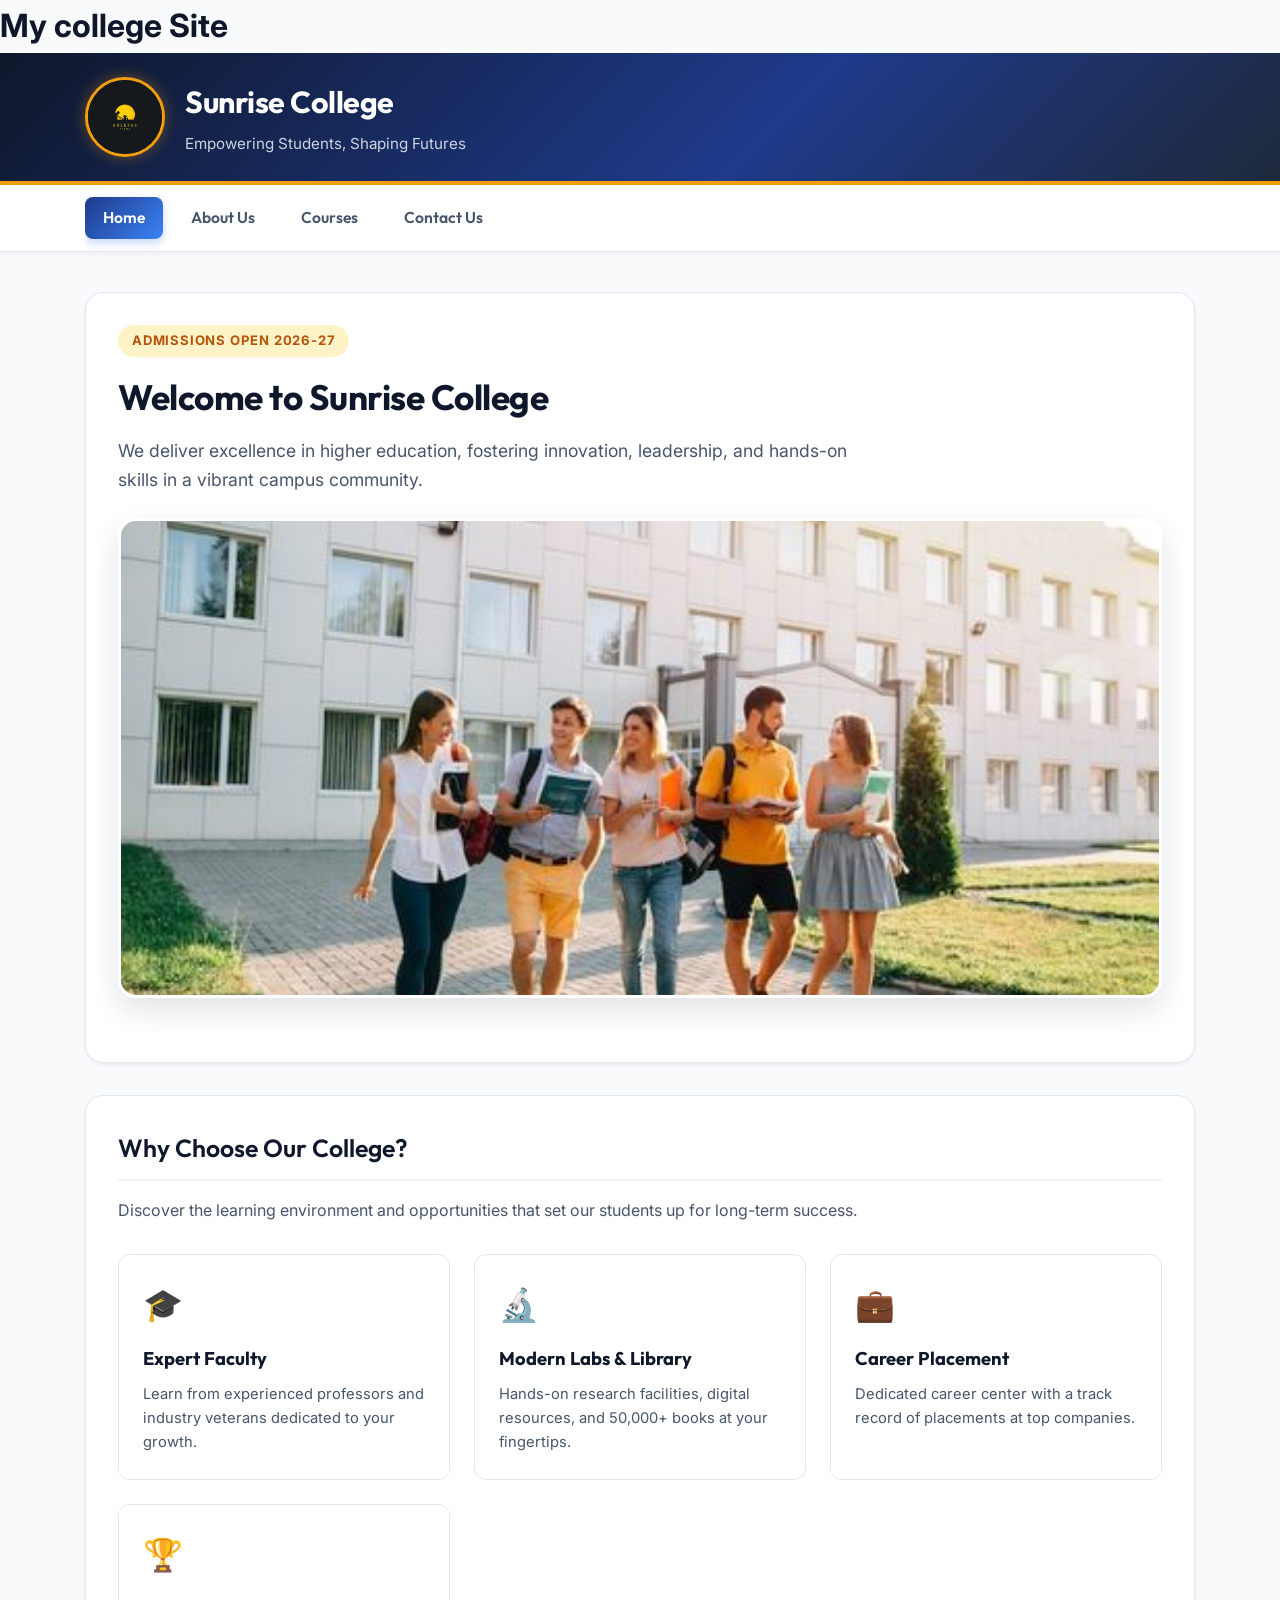
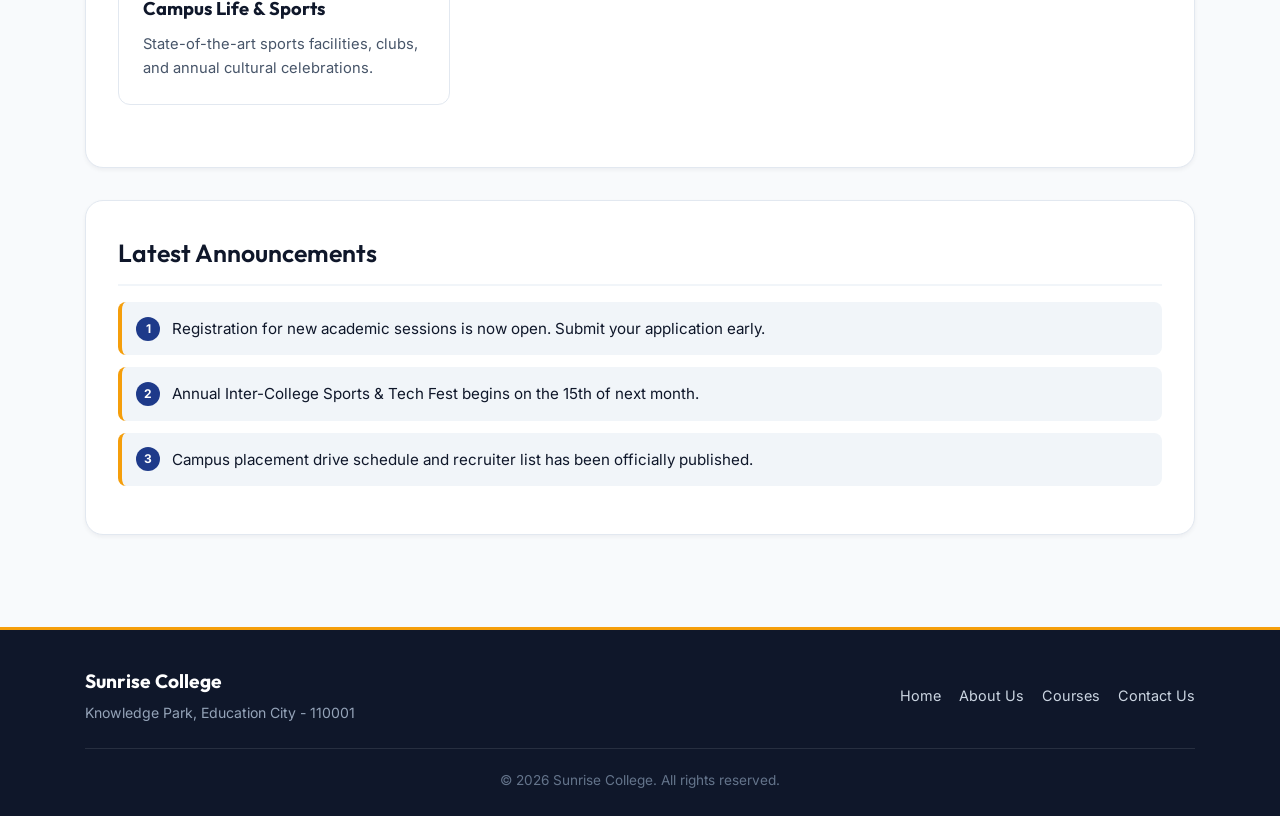
<file: index.html>
<!DOCTYPE html>
<html lang="en">
<head>
    <meta charset="UTF-8">
    <meta name="viewport" content="width=device-width, initial-scale=1.0">
    <title>Home - Sunrise College</title>
    <!-- Google Fonts for Modern Typography -->
    <link rel="preconnect" href="https://fonts.googleapis.com">
    <link rel="preconnect" href="https://fonts.gstatic.com" crossorigin>
    <link href="https://fonts.googleapis.com/css2?family=Inter:wght@400;500;600&family=Outfit:wght@500;600;700&display=swap" rel="stylesheet">
    <link rel="stylesheet" href="style.css">
</head>
<body>

    <h1>My college Site</h1>

    <!-- Header Section -->
    <header class="site-header">
        <div class="container header-content">
            <img src="images/logo.jpg" alt="Sunrise College Logo" class="site-logo">
            <div class="brand-text">
                <h1>Sunrise College</h1>
                <p>Empowering Students, Shaping Futures</p>
            </div>
        </div>
    </header>

    <!-- Navigation Menu -->
    <nav class="site-nav">
        <div class="container">
            <ul class="nav-links">
                <li><a href="index.html" class="active">Home</a></li>
                <li><a href="about.html">About Us</a></li>
                <li><a href="courses.html">Courses</a></li>
                <li><a href="contact.html">Contact Us</a></li>
            </ul>
        </div>
    </nav>

    <!-- Main Content Area -->
    <main class="main-wrapper">
        <div class="container">
            
            <!-- Hero / Welcome Card -->
            <section class="content-card">
                <span class="section-badge">Admissions Open 2026-27</span>
                <h1 class="page-title">Welcome to Sunrise College</h1>
                <p class="page-lead">We deliver excellence in higher education, fostering innovation, leadership, and hands-on skills in a vibrant campus community.</p>
                
                <div class="featured-image-frame">
                    <img src="images/campus.jpg" alt="Sunrise College Students on Campus" class="featured-image">
                </div>
            </section>

            <!-- Why Choose Us Grid -->
            <section class="content-card">
                <h2>Why Choose Our College?</h2>
                <p>Discover the learning environment and opportunities that set our students up for long-term success.</p>
                
                <div class="features-grid">
                    <div class="feature-box">
                        <span class="feature-icon">🎓</span>
                        <h4>Expert Faculty</h4>
                        <p>Learn from experienced professors and industry veterans dedicated to your growth.</p>
                    </div>

                    <div class="feature-box">
                        <span class="feature-icon">🔬</span>
                        <h4>Modern Labs & Library</h4>
                        <p>Hands-on research facilities, digital resources, and 50,000+ books at your fingertips.</p>
                    </div>

                    <div class="feature-box">
                        <span class="feature-icon">💼</span>
                        <h4>Career Placement</h4>
                        <p>Dedicated career center with a track record of placements at top companies.</p>
                    </div>

                    <div class="feature-box">
                        <span class="feature-icon">🏆</span>
                        <h4>Campus Life & Sports</h4>
                        <p>State-of-the-art sports facilities, clubs, and annual cultural celebrations.</p>
                    </div>
                </div>
            </section>

            <!-- Announcements & News -->
            <section class="content-card">
                <h2>Latest Announcements</h2>
                <ul class="notice-list">
                    <li>Registration for new academic sessions is now open. Submit your application early.</li>
                    <li>Annual Inter-College Sports & Tech Fest begins on the 15th of next month.</li>
                    <li>Campus placement drive schedule and recruiter list has been officially published.</li>
                </ul>
            </section>

        </div>
    </main>

    <!-- Footer Section -->
    <footer class="site-footer">
        <div class="container">
            <div class="footer-content">
                <div class="footer-brand">
                    <h4>Sunrise College</h4>
                    <p>Knowledge Park, Education City - 110001</p>
                </div>
                <ul class="footer-links">
                    <li><a href="index.html">Home</a></li>
                    <li><a href="about.html">About Us</a></li>
                    <li><a href="courses.html">Courses</a></li>
                    <li><a href="contact.html">Contact Us</a></li>
                </ul>
            </div>
            <div class="footer-bottom">
                <p>&copy; 2026 Sunrise College. All rights reserved.</p>
            </div>
        </div>
    </footer>

    <!-- Interactive Cursor Script -->
    <script src="cursor.js"></script>
</body>
</html>
</file>
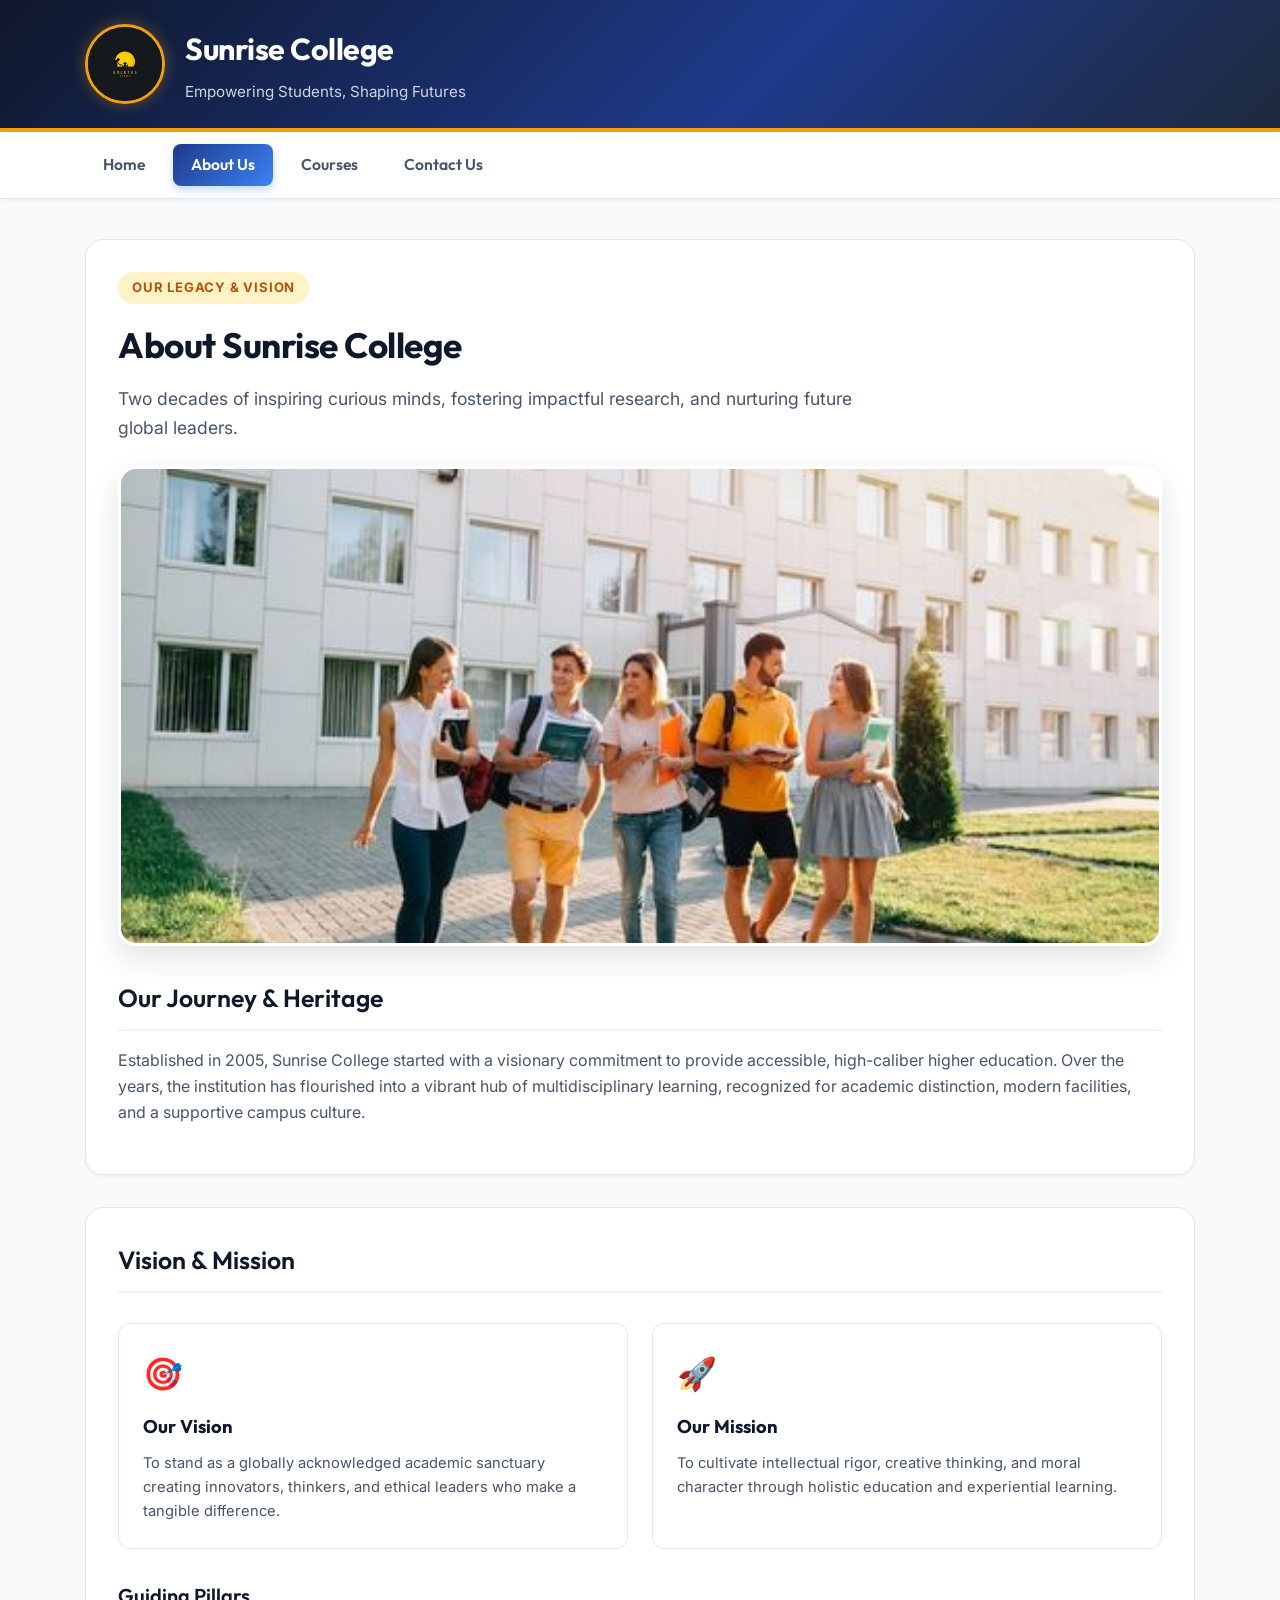
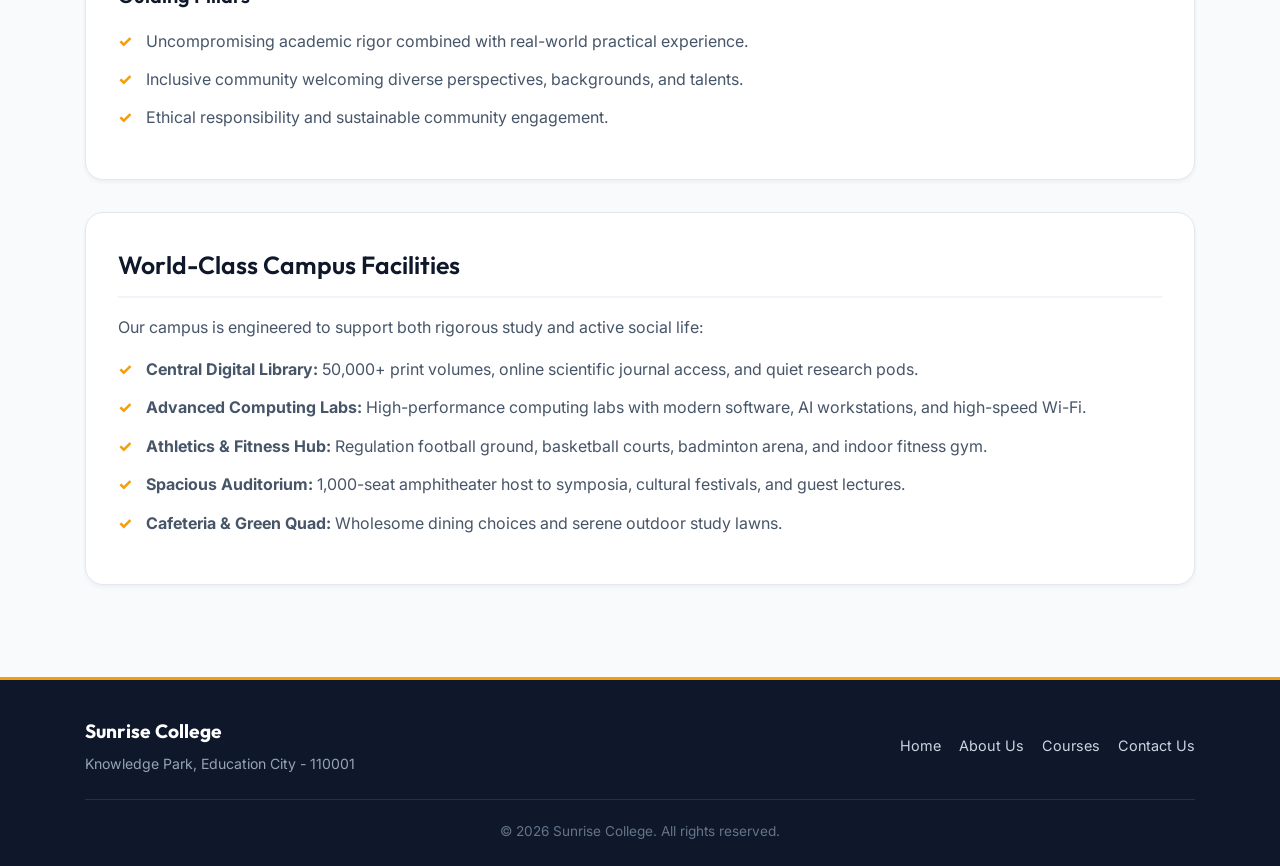
<file: about.html>
<!DOCTYPE html>
<html lang="en">
<head>
    <meta charset="UTF-8">
    <meta name="viewport" content="width=device-width, initial-scale=1.0">
    <title>About Us - Sunrise College</title>
    <!-- Google Fonts for Modern Typography -->
    <link rel="preconnect" href="https://fonts.googleapis.com">
    <link rel="preconnect" href="https://fonts.gstatic.com" crossorigin>
    <link href="https://fonts.googleapis.com/css2?family=Inter:wght@400;500;600&family=Outfit:wght@500;600;700&display=swap" rel="stylesheet">
    <link rel="stylesheet" href="style.css">
</head>
<body>

    <!-- Header Section -->
    <header class="site-header">
        <div class="container header-content">
            <img src="images/logo.jpg" alt="Sunrise College Logo" class="site-logo">
            <div class="brand-text">
                <h1>Sunrise College</h1>
                <p>Empowering Students, Shaping Futures</p>
            </div>
        </div>
    </header>

    <!-- Navigation Menu -->
    <nav class="site-nav">
        <div class="container">
            <ul class="nav-links">
                <li><a href="index.html">Home</a></li>
                <li><a href="about.html" class="active">About Us</a></li>
                <li><a href="courses.html">Courses</a></li>
                <li><a href="contact.html">Contact Us</a></li>
            </ul>
        </div>
    </nav>

    <!-- Main Content Area -->
    <main class="main-wrapper">
        <div class="container">
            
            <!-- About Introduction -->
            <section class="content-card">
                <span class="section-badge">Our Legacy & Vision</span>
                <h1 class="page-title">About Sunrise College</h1>
                <p class="page-lead">Two decades of inspiring curious minds, fostering impactful research, and nurturing future global leaders.</p>

                <div class="featured-image-frame">
                    <img src="images/campus.jpg" alt="Students walking on Sunrise College campus" class="featured-image">
                </div>

                <h2>Our Journey & Heritage</h2>
                <p>Established in 2005, Sunrise College started with a visionary commitment to provide accessible, high-caliber higher education. Over the years, the institution has flourished into a vibrant hub of multidisciplinary learning, recognized for academic distinction, modern facilities, and a supportive campus culture.</p>
            </section>

            <!-- Vision & Mission Grid -->
            <section class="content-card">
                <h2>Vision & Mission</h2>
                
                <div class="features-grid">
                    <div class="feature-box">
                        <span class="feature-icon">🎯</span>
                        <h4>Our Vision</h4>
                        <p>To stand as a globally acknowledged academic sanctuary creating innovators, thinkers, and ethical leaders who make a tangible difference.</p>
                    </div>

                    <div class="feature-box">
                        <span class="feature-icon">🚀</span>
                        <h4>Our Mission</h4>
                        <p>To cultivate intellectual rigor, creative thinking, and moral character through holistic education and experiential learning.</p>
                    </div>
                </div>

                <h3>Guiding Pillars</h3>
                <ul class="styled-list">
                    <li>Uncompromising academic rigor combined with real-world practical experience.</li>
                    <li>Inclusive community welcoming diverse perspectives, backgrounds, and talents.</li>
                    <li>Ethical responsibility and sustainable community engagement.</li>
                </ul>
            </section>

            <!-- Facilities Card -->
            <section class="content-card">
                <h2>World-Class Campus Facilities</h2>
                <p>Our campus is engineered to support both rigorous study and active social life:</p>
                
                <ul class="styled-list">
                    <li><strong>Central Digital Library:</strong> 50,000+ print volumes, online scientific journal access, and quiet research pods.</li>
                    <li><strong>Advanced Computing Labs:</strong> High-performance computing labs with modern software, AI workstations, and high-speed Wi-Fi.</li>
                    <li><strong>Athletics & Fitness Hub:</strong> Regulation football ground, basketball courts, badminton arena, and indoor fitness gym.</li>
                    <li><strong>Spacious Auditorium:</strong> 1,000-seat amphitheater host to symposia, cultural festivals, and guest lectures.</li>
                    <li><strong>Cafeteria & Green Quad:</strong> Wholesome dining choices and serene outdoor study lawns.</li>
                </ul>
            </section>

        </div>
    </main>

    <!-- Footer Section -->
    <footer class="site-footer">
        <div class="container">
            <div class="footer-content">
                <div class="footer-brand">
                    <h4>Sunrise College</h4>
                    <p>Knowledge Park, Education City - 110001</p>
                </div>
                <ul class="footer-links">
                    <li><a href="index.html">Home</a></li>
                    <li><a href="about.html">About Us</a></li>
                    <li><a href="courses.html">Courses</a></li>
                    <li><a href="contact.html">Contact Us</a></li>
                </ul>
            </div>
            <div class="footer-bottom">
                <p>&copy; 2026 Sunrise College. All rights reserved.</p>
            </div>
        </div>
    </footer>

    <!-- Interactive Cursor Script -->
    <script src="cursor.js"></script>
</body>
</html>
</file>
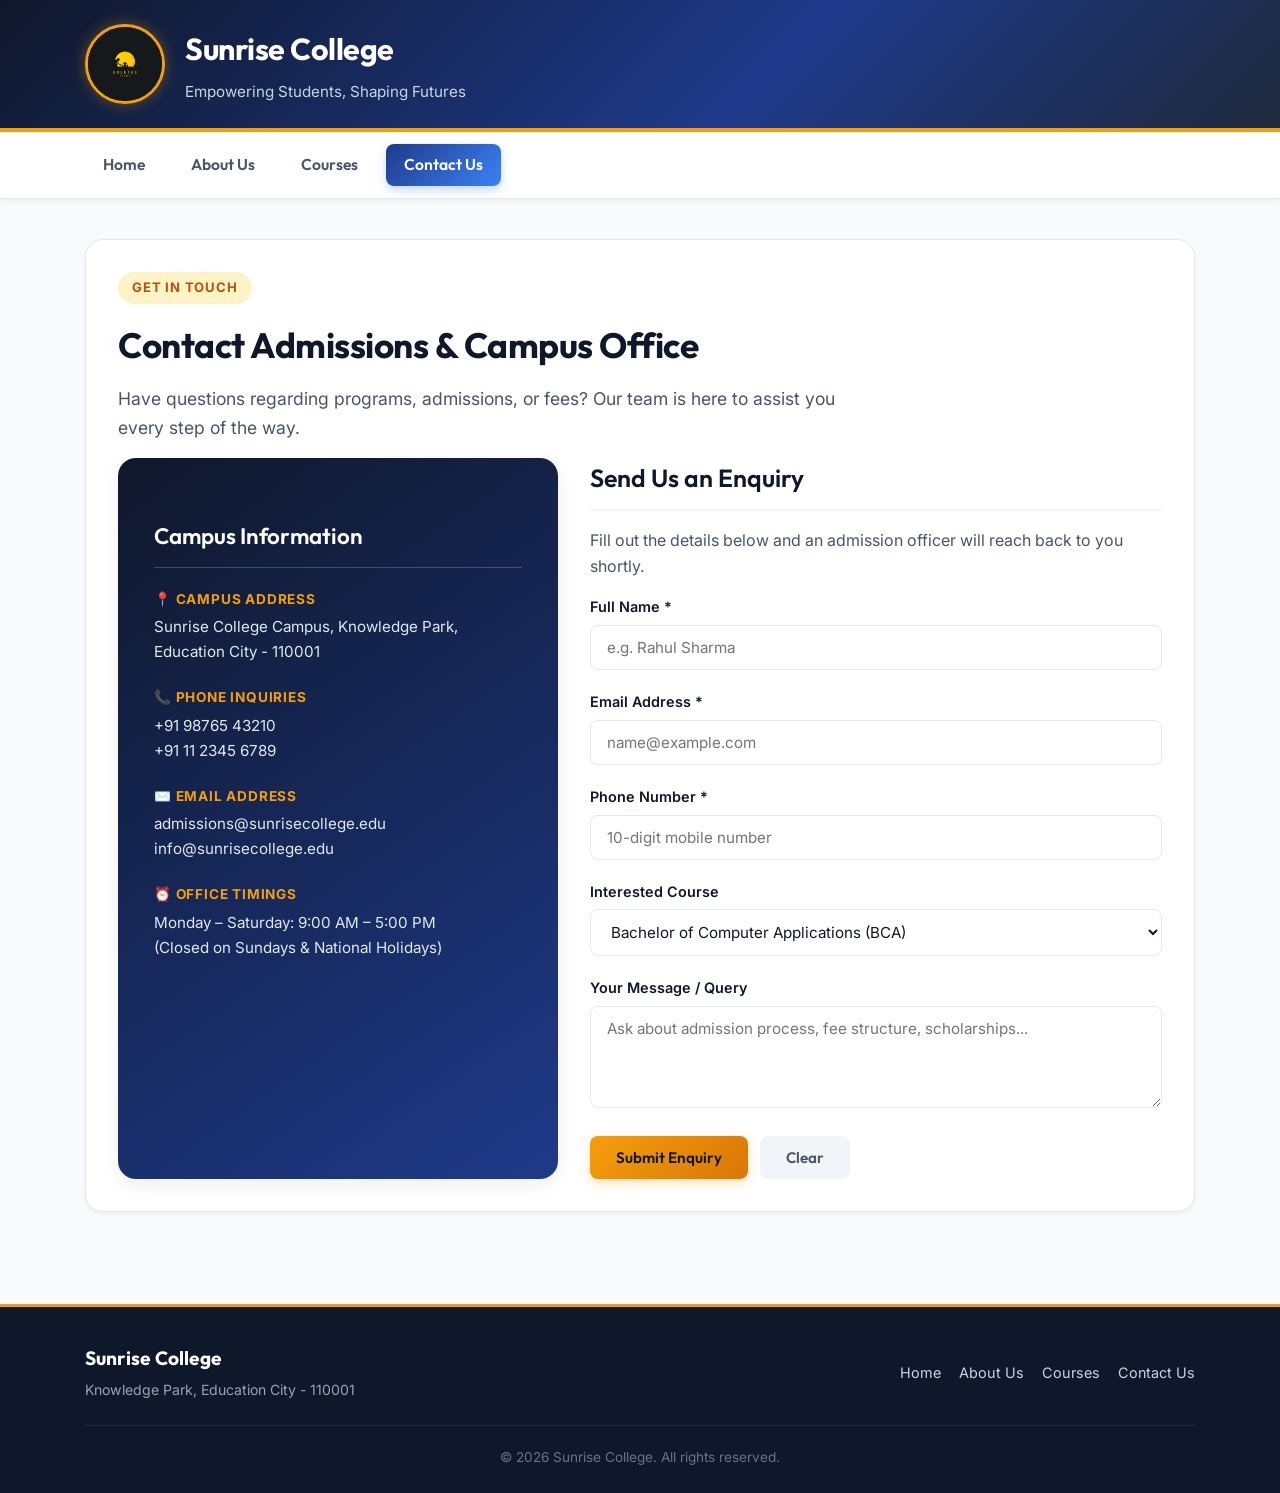
<file: contact.html>
<!DOCTYPE html>
<html lang="en">
<head>
    <meta charset="UTF-8">
    <meta name="viewport" content="width=device-width, initial-scale=1.0">
    <title>Contact Us - Sunrise College</title>
    <!-- Google Fonts for Modern Typography -->
    <link rel="preconnect" href="https://fonts.googleapis.com">
    <link rel="preconnect" href="https://fonts.gstatic.com" crossorigin>
    <link href="https://fonts.googleapis.com/css2?family=Inter:wght@400;500;600&family=Outfit:wght@500;600;700&display=swap" rel="stylesheet">
    <link rel="stylesheet" href="style.css">
</head>
<body>

    <!-- Header Section -->
    <header class="site-header">
        <div class="container header-content">
            <img src="images/logo.jpg" alt="Sunrise College Logo" class="site-logo">
            <div class="brand-text">
                <h1>Sunrise College</h1>
                <p>Empowering Students, Shaping Futures</p>
            </div>
        </div>
    </header>

    <!-- Navigation Menu -->
    <nav class="site-nav">
        <div class="container">
            <ul class="nav-links">
                <li><a href="index.html">Home</a></li>
                <li><a href="about.html">About Us</a></li>
                <li><a href="courses.html">Courses</a></li>
                <li><a href="contact.html" class="active">Contact Us</a></li>
            </ul>
        </div>
    </nav>

    <!-- Main Content Area -->
    <main class="main-wrapper">
        <div class="container">
            
            <section class="content-card">
                <span class="section-badge">Get In Touch</span>
                <h1 class="page-title">Contact Admissions & Campus Office</h1>
                <p class="page-lead">Have questions regarding programs, admissions, or fees? Our team is here to assist you every step of the way.</p>

                <div class="contact-grid">
                    
                    <!-- Left: Contact Information Card -->
                    <div class="contact-info-card">
                        <h3>Campus Information</h3>

                        <div class="info-item">
                            <h4>📍 Campus Address</h4>
                            <p>Sunrise College Campus, Knowledge Park, Education City - 110001</p>
                        </div>

                        <div class="info-item">
                            <h4>📞 Phone Inquiries</h4>
                            <p>+91 98765 43210<br>+91 11 2345 6789</p>
                        </div>

                        <div class="info-item">
                            <h4>✉️ Email Address</h4>
                            <p>admissions@sunrisecollege.edu<br>info@sunrisecollege.edu</p>
                        </div>

                        <div class="info-item">
                            <h4>⏰ Office Timings</h4>
                            <p>Monday – Saturday: 9:00 AM – 5:00 PM<br>(Closed on Sundays & National Holidays)</p>
                        </div>
                    </div>

                    <!-- Right: Admission Enquiry Form -->
                    <div>
                        <h2>Send Us an Enquiry</h2>
                        <p>Fill out the details below and an admission officer will reach back to you shortly.</p>

                        <form action="#" method="get">
                            <div class="form-group">
                                <label for="fullname">Full Name *</label>
                                <input type="text" id="fullname" name="fullname" class="form-control" placeholder="e.g. Rahul Sharma" required>
                            </div>

                            <div class="form-group">
                                <label for="email">Email Address *</label>
                                <input type="email" id="email" name="email" class="form-control" placeholder="name@example.com" required>
                            </div>

                            <div class="form-group">
                                <label for="phone">Phone Number *</label>
                                <input type="tel" id="phone" name="phone" class="form-control" placeholder="10-digit mobile number" required>
                            </div>

                            <div class="form-group">
                                <label for="course">Interested Course</label>
                                <select id="course" name="course" class="form-control">
                                    <option value="bca">Bachelor of Computer Applications (BCA)</option>
                                    <option value="bsc">B.Sc Computer Science</option>
                                    <option value="bba">Bachelor of Business Administration (BBA)</option>
                                    <option value="bcom">Bachelor of Commerce (B.Com)</option>
                                    <option value="ba">Bachelor of Arts (B.A.)</option>
                                    <option value="mca">Master of Computer Applications (MCA)</option>
                                    <option value="mba">Master of Business Administration (MBA)</option>
                                    <option value="mcom">Master of Commerce (M.Com)</option>
                                </select>
                            </div>

                            <div class="form-group">
                                <label for="message">Your Message / Query</label>
                                <textarea id="message" name="message" class="form-control" rows="4" placeholder="Ask about admission process, fee structure, scholarships..."></textarea>
                            </div>

                            <div class="form-actions">
                                <button type="submit" class="btn btn-primary">Submit Enquiry</button>
                                <button type="reset" class="btn btn-secondary">Clear</button>
                            </div>
                        </form>
                    </div>

                </div>
            </section>

        </div>
    </main>

    <!-- Footer Section -->
    <footer class="site-footer">
        <div class="container">
            <div class="footer-content">
                <div class="footer-brand">
                    <h4>Sunrise College</h4>
                    <p>Knowledge Park, Education City - 110001</p>
                </div>
                <ul class="footer-links">
                    <li><a href="index.html">Home</a></li>
                    <li><a href="about.html">About Us</a></li>
                    <li><a href="courses.html">Courses</a></li>
                    <li><a href="contact.html">Contact Us</a></li>
                </ul>
            </div>
            <div class="footer-bottom">
                <p>&copy; 2026 Sunrise College. All rights reserved.</p>
            </div>
        </div>
    </footer>

    <!-- Interactive Cursor Script -->
    <script src="cursor.js"></script>
</body>
</html>
</file>
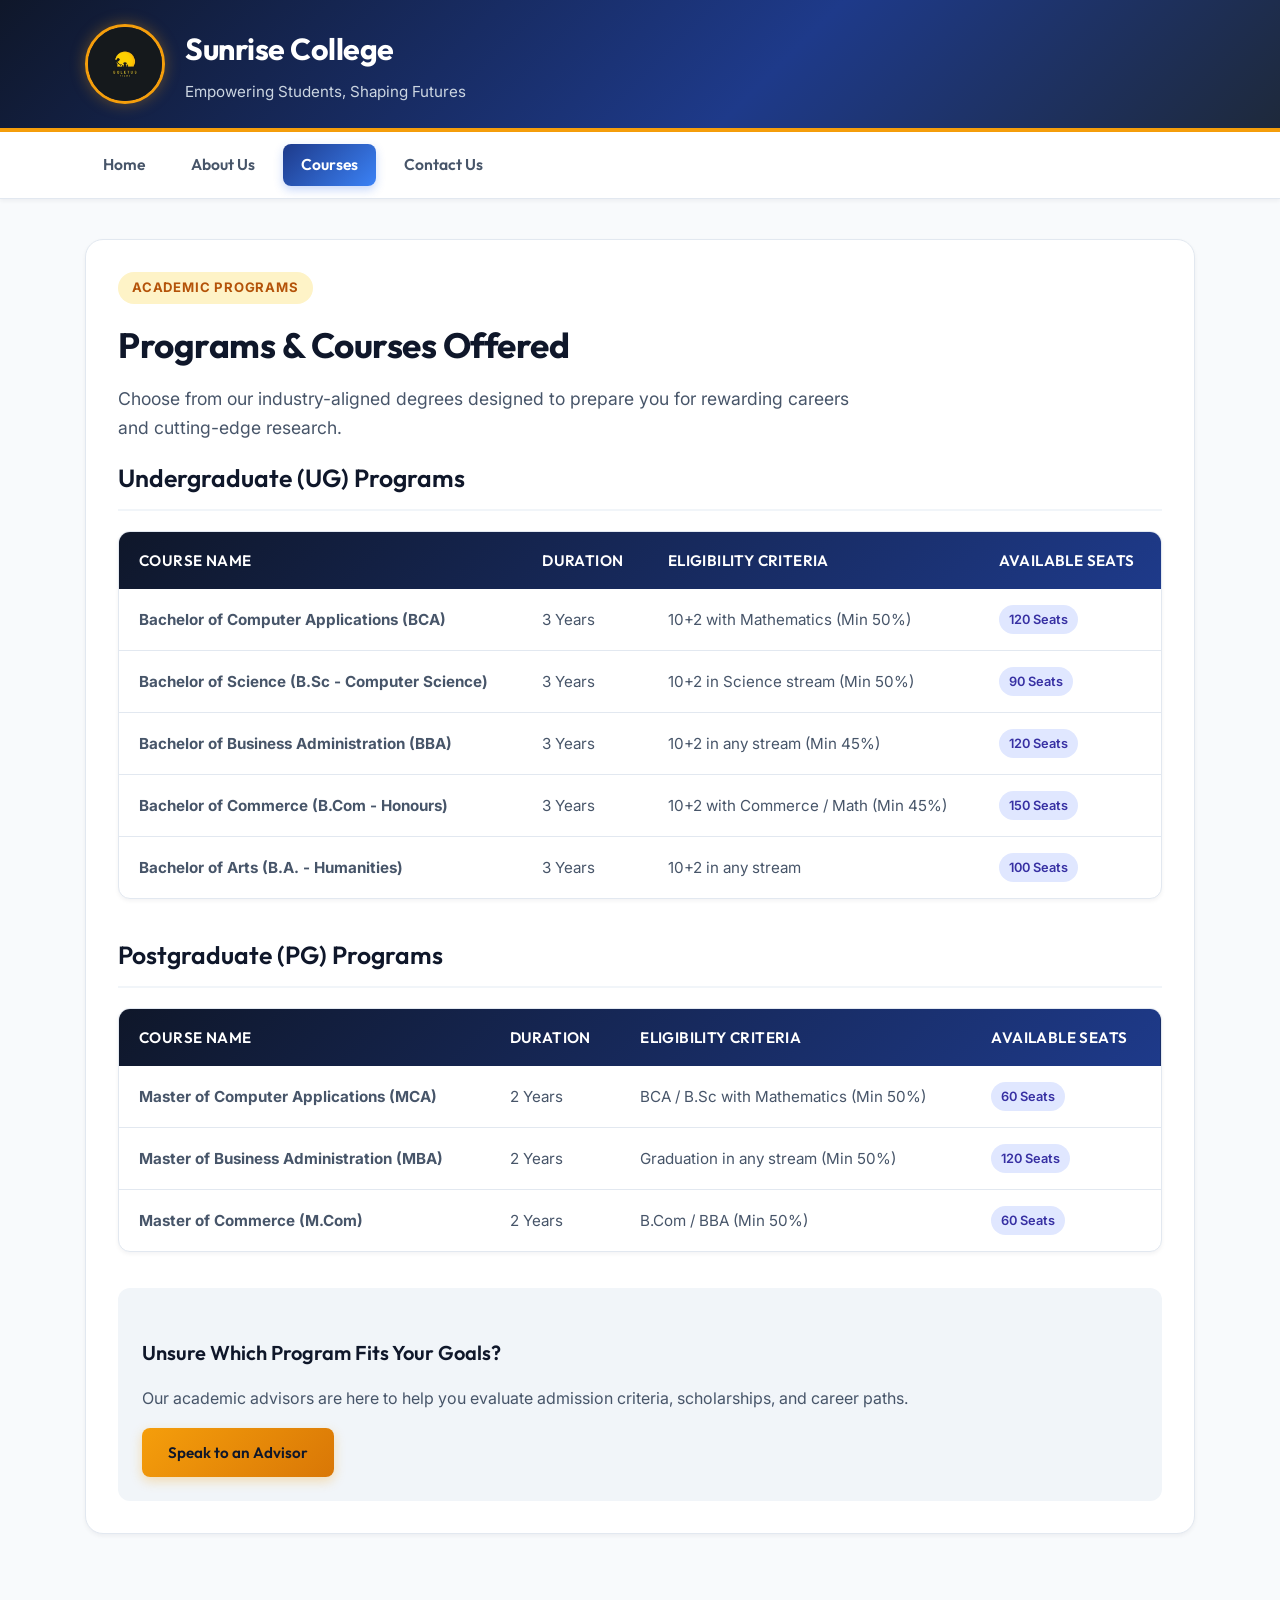
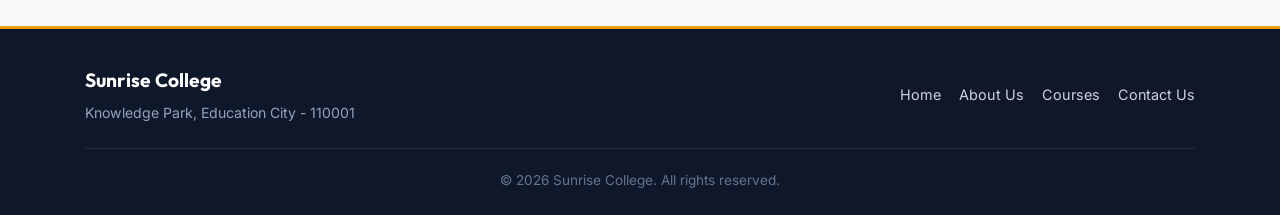
<file: courses.html>
<!DOCTYPE html>
<html lang="en">
<head>
    <meta charset="UTF-8">
    <meta name="viewport" content="width=device-width, initial-scale=1.0">
    <title>Courses - Sunrise College</title>
    <!-- Google Fonts for Modern Typography -->
    <link rel="preconnect" href="https://fonts.googleapis.com">
    <link rel="preconnect" href="https://fonts.gstatic.com" crossorigin>
    <link href="https://fonts.googleapis.com/css2?family=Inter:wght@400;500;600&family=Outfit:wght@500;600;700&display=swap" rel="stylesheet">
    <link rel="stylesheet" href="style.css">
</head>
<body>

    <!-- Header Section -->
    <header class="site-header">
        <div class="container header-content">
            <img src="images/logo.jpg" alt="Sunrise College Logo" class="site-logo">
            <div class="brand-text">
                <h1>Sunrise College</h1>
                <p>Empowering Students, Shaping Futures</p>
            </div>
        </div>
    </header>

    <!-- Navigation Menu -->
    <nav class="site-nav">
        <div class="container">
            <ul class="nav-links">
                <li><a href="index.html">Home</a></li>
                <li><a href="about.html">About Us</a></li>
                <li><a href="courses.html" class="active">Courses</a></li>
                <li><a href="contact.html">Contact Us</a></li>
            </ul>
        </div>
    </nav>

    <!-- Main Content Area -->
    <main class="main-wrapper">
        <div class="container">
            
            <section class="content-card">
                <span class="section-badge">Academic Programs</span>
                <h1 class="page-title">Programs & Courses Offered</h1>
                <p class="page-lead">Choose from our industry-aligned degrees designed to prepare you for rewarding careers and cutting-edge research.</p>

                <h2>Undergraduate (UG) Programs</h2>
                <div class="table-responsive">
                    <table class="modern-table">
                        <thead>
                            <tr>
                                <th>Course Name</th>
                                <th>Duration</th>
                                <th>Eligibility Criteria</th>
                                <th>Available Seats</th>
                            </tr>
                        </thead>
                        <tbody>
                            <tr>
                                <td><strong>Bachelor of Computer Applications (BCA)</strong></td>
                                <td>3 Years</td>
                                <td>10+2 with Mathematics (Min 50%)</td>
                                <td><span class="badge">120 Seats</span></td>
                            </tr>
                            <tr>
                                <td><strong>Bachelor of Science (B.Sc - Computer Science)</strong></td>
                                <td>3 Years</td>
                                <td>10+2 in Science stream (Min 50%)</td>
                                <td><span class="badge">90 Seats</span></td>
                            </tr>
                            <tr>
                                <td><strong>Bachelor of Business Administration (BBA)</strong></td>
                                <td>3 Years</td>
                                <td>10+2 in any stream (Min 45%)</td>
                                <td><span class="badge">120 Seats</span></td>
                            </tr>
                            <tr>
                                <td><strong>Bachelor of Commerce (B.Com - Honours)</strong></td>
                                <td>3 Years</td>
                                <td>10+2 with Commerce / Math (Min 45%)</td>
                                <td><span class="badge">150 Seats</span></td>
                            </tr>
                            <tr>
                                <td><strong>Bachelor of Arts (B.A. - Humanities)</strong></td>
                                <td>3 Years</td>
                                <td>10+2 in any stream</td>
                                <td><span class="badge">100 Seats</span></td>
                            </tr>
                        </tbody>
                    </table>
                </div>

                <h2>Postgraduate (PG) Programs</h2>
                <div class="table-responsive">
                    <table class="modern-table">
                        <thead>
                            <tr>
                                <th>Course Name</th>
                                <th>Duration</th>
                                <th>Eligibility Criteria</th>
                                <th>Available Seats</th>
                            </tr>
                        </thead>
                        <tbody>
                            <tr>
                                <td><strong>Master of Computer Applications (MCA)</strong></td>
                                <td>2 Years</td>
                                <td>BCA / B.Sc with Mathematics (Min 50%)</td>
                                <td><span class="badge">60 Seats</span></td>
                            </tr>
                            <tr>
                                <td><strong>Master of Business Administration (MBA)</strong></td>
                                <td>2 Years</td>
                                <td>Graduation in any stream (Min 50%)</td>
                                <td><span class="badge">120 Seats</span></td>
                            </tr>
                            <tr>
                                <td><strong>Master of Commerce (M.Com)</strong></td>
                                <td>2 Years</td>
                                <td>B.Com / BBA (Min 50%)</td>
                                <td><span class="badge">60 Seats</span></td>
                            </tr>
                        </tbody>
                    </table>
                </div>

                <div style="background-color: var(--bg-alt); padding: 24px; border-radius: var(--radius-md); margin-top: 30px;">
                    <h3>Unsure Which Program Fits Your Goals?</h3>
                    <p>Our academic advisors are here to help you evaluate admission criteria, scholarships, and career paths.</p>
                    <a href="contact.html" class="btn btn-primary">Speak to an Advisor</a>
                </div>
            </section>

        </div>
    </main>

    <!-- Footer Section -->
    <footer class="site-footer">
        <div class="container">
            <div class="footer-content">
                <div class="footer-brand">
                    <h4>Sunrise College</h4>
                    <p>Knowledge Park, Education City - 110001</p>
                </div>
                <ul class="footer-links">
                    <li><a href="index.html">Home</a></li>
                    <li><a href="about.html">About Us</a></li>
                    <li><a href="courses.html">Courses</a></li>
                    <li><a href="contact.html">Contact Us</a></li>
                </ul>
            </div>
            <div class="footer-bottom">
                <p>&copy; 2026 Sunrise College. All rights reserved.</p>
            </div>
        </div>
    </footer>

    <!-- Interactive Cursor Script -->
    <script src="cursor.js"></script>
</body>
</html>
</file>
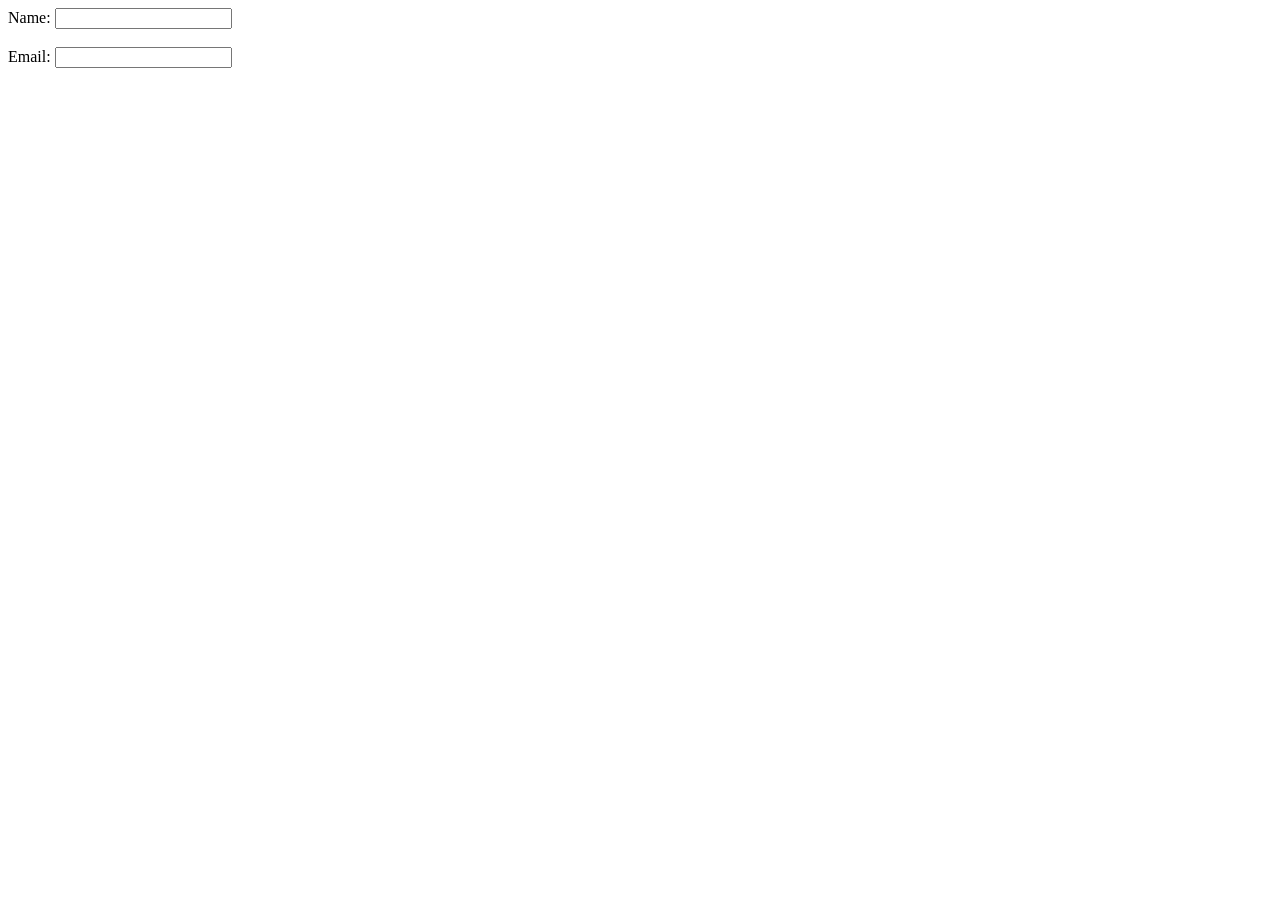
<file: form.html>
<!DOCTYPE html>
<html lang="en">
<head>
    <meta charset="UTF-8">
    <meta name="viewport" content="width=device-width, initial-scale=1.0">
    <title>Document</title>
</head>
<body>
    <form action="submit">
        <label for="name">Name:</label>
        <input type="text" id="name" name="name" required>
        <br><br>
        <label for="email">Email:</label>
        <input type="email" id="email" name="email" required>
        
    </form>
</body>
</html>
</file>
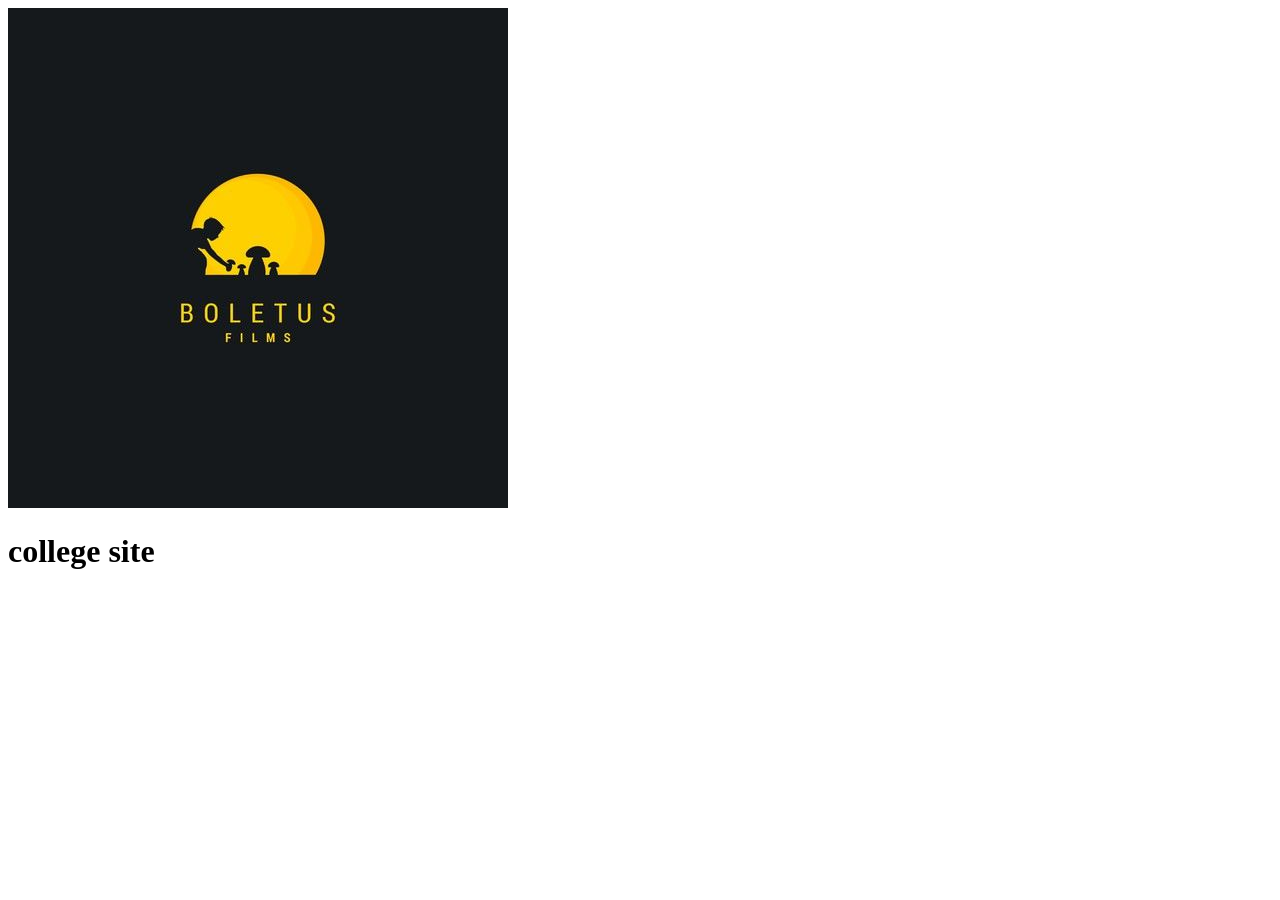
<file: ghchfh.html>
<!DOCTYPE html>
<html lang="en">
<head>
    <meta charset="UTF-8">
    <meta name="viewport" content="width=device-width, initial-scale=1.0">
    <title>Document</title>
</head>
<body>
    <img src="/images/logo.jpg" alt="">
    <h1>college site</h1>
</body>
</html>
</file>
<file: style.css>
/* ==========================================================================
   Sunrise College - Modern Stylesheet
   Color Palette: Deep Midnight Navy, Royal Blue, Amber Gold, and Crisp Slate
   ========================================================================== */

:root {
    --primary: #1e3a8a;          /* Deep Royal Blue */
    --primary-dark: #0f172a;     /* Midnight Slate */
    --primary-light: #3b82f6;    /* Vivid Blue */
    --accent: #f59e0b;           /* Sunrise Gold / Amber */
    --accent-hover: #d97706;     /* Dark Amber */
    --accent-soft: #fef3c7;      /* Warm Amber tint */
    --bg-page: #f8fafc;          /* Light Slate Canvas */
    --bg-card: #ffffff;          /* Pure White Cards */
    --bg-alt: #f1f5f9;           /* Soft Gray-Blue section */
    --text-primary: #0f172a;     /* Dark Charcoal / Slate */
    --text-secondary: #475569;   /* Slate Gray */
    --text-muted: #64748b;       /* Muted Slate */
    --text-light: #ffffff;       /* Pure White */
    --border-color: #e2e8f0;     /* Clean border */
    --border-focus: #3b82f6;     /* Focus outline */
    --shadow-sm: 0 2px 4px rgba(15, 23, 42, 0.05);
    --shadow-md: 0 6px 18px rgba(15, 23, 42, 0.07);
    --shadow-lg: 0 12px 30px rgba(15, 23, 42, 0.12);
    --radius-sm: 8px;
    --radius-md: 12px;
    --radius-lg: 18px;
    --transition: all 0.25s ease-in-out;
    --font-heading: 'Outfit', -apple-system, BlinkMacSystemFont, 'Segoe UI', Roboto, sans-serif;
    --font-body: 'Inter', -apple-system, BlinkMacSystemFont, 'Segoe UI', Roboto, sans-serif;
}

/* Reset & Box Sizing */
* {
    margin: 0;
    padding: 0;
    box-sizing: border-box;
}

html {
    scroll-behavior: smooth;
}

body {
    font-family: var(--font-body);
    color: var(--text-primary);
    background-color: var(--bg-page);
    line-height: 1.65;
    -webkit-font-smoothing: antialiased;
}

/* Container */
.container {
    width: 90%;
    max-width: 1140px;
    margin: 0 auto;
    padding: 0 15px;
}

/* ==========================================================================
   Header & Brand
   ========================================================================== */
.site-header {
    background: linear-gradient(135deg, #0f172a 0%, #1e3a8a 60%, #1e293b 100%);
    color: var(--text-light);
    padding: 24px 0;
    border-bottom: 4px solid var(--accent);
}

.header-content {
    display: flex;
    align-items: center;
    gap: 20px;
}

.site-logo {
    width: 80px;
    height: 80px;
    object-fit: cover;
    border-radius: 50%;
    border: 3px solid var(--accent);
    box-shadow: 0 0 15px rgba(245, 158, 11, 0.35);
    background-color: #000;
}

.brand-text h1 {
    font-family: var(--font-heading);
    font-size: 1.9rem;
    font-weight: 700;
    letter-spacing: -0.5px;
    margin-bottom: 4px;
    color: #ffffff;
}

.brand-text p {
    font-size: 0.95rem;
    color: #cbd5e1;
    font-weight: 400;
}

/* ==========================================================================
   Navigation Bar
   ========================================================================== */
.site-nav {
    background-color: #ffffff;
    box-shadow: var(--shadow-sm);
    position: sticky;
    top: 0;
    z-index: 100;
    border-bottom: 1px solid var(--border-color);
}

.nav-links {
    display: flex;
    list-style: none;
    gap: 10px;
    padding: 12px 0;
    overflow-x: auto;
}

.nav-links li a {
    text-decoration: none;
    font-family: var(--font-heading);
    font-size: 0.98rem;
    font-weight: 600;
    color: var(--text-secondary);
    padding: 8px 18px;
    border-radius: var(--radius-sm);
    transition: background 0.2s ease, color 0.2s ease, box-shadow 0.2s ease;
    display: inline-block;
    will-change: transform;
}

.nav-links li a:hover {
    color: var(--primary);
    background-color: var(--bg-alt);
}

.nav-links li a.active {
    color: var(--text-light);
    background: linear-gradient(135deg, var(--primary) 0%, var(--primary-light) 100%);
    box-shadow: 0 4px 10px rgba(37, 99, 235, 0.25);
}

/* ==========================================================================
   Page Layout & Common Elements
   ========================================================================== */
.main-wrapper {
    padding: 40px 0 60px;
}

.section-badge {
    display: inline-block;
    background-color: var(--accent-soft);
    color: #b45309;
    font-size: 0.82rem;
    font-weight: 700;
    text-transform: uppercase;
    letter-spacing: 0.8px;
    padding: 5px 14px;
    border-radius: 20px;
    margin-bottom: 12px;
    will-change: transform;
    transition: background-color 0.2s ease, transform 0.2s ease;
}

.page-title {
    font-family: var(--font-heading);
    font-size: 2.2rem;
    font-weight: 700;
    color: var(--primary-dark);
    margin-bottom: 10px;
    letter-spacing: -0.5px;
}

.page-lead {
    font-size: 1.1rem;
    color: var(--text-secondary);
    max-width: 750px;
    margin-bottom: 30px;
}

/* Card Styling */
.content-card {
    background-color: var(--bg-card);
    border: 1px solid var(--border-color);
    border-radius: var(--radius-lg);
    padding: 32px;
    margin-bottom: 32px;
    box-shadow: var(--shadow-sm);
    transition: var(--transition);
}

.content-card:hover {
    box-shadow: var(--shadow-md);
}

.content-card h2, 
.content-card h3 {
    font-family: var(--font-heading);
    color: var(--primary-dark);
    margin-bottom: 16px;
    font-weight: 600;
}

.content-card h2 {
    font-size: 1.55rem;
    border-bottom: 2px solid var(--bg-alt);
    padding-bottom: 10px;
}

.content-card h3 {
    font-size: 1.25rem;
    margin-top: 24px;
}

.content-card p {
    color: var(--text-secondary);
    margin-bottom: 16px;
}

/* Image Frames */
.featured-image-frame {
    margin: 24px 0 32px;
    border-radius: var(--radius-lg);
    overflow: hidden;
    box-shadow: var(--shadow-lg);
    border: 3px solid #ffffff;
    max-height: 480px;
}

.featured-image {
    width: 100%;
    height: 100%;
    max-height: 480px;
    object-fit: cover;
    display: block;
    transition: transform 0.4s ease;
}

.featured-image-frame:hover .featured-image {
    transform: scale(1.02);
}

/* ==========================================================================
   Feature Grid & Cards
   ========================================================================== */
.features-grid {
    display: grid;
    grid-template-columns: repeat(auto-fit, minmax(260px, 1fr));
    gap: 24px;
    margin: 30px 0;
}

.feature-box {
    background-color: #ffffff;
    border: 1px solid var(--border-color);
    border-radius: var(--radius-md);
    padding: 24px;
    transition: var(--transition);
    position: relative;
    overflow: hidden;
}

.feature-box::before {
    content: '';
    position: absolute;
    top: 0;
    left: 0;
    width: 100%;
    height: 4px;
    background: linear-gradient(90deg, var(--primary), var(--accent));
    opacity: 0;
    transition: var(--transition);
}

.feature-box:hover {
    transform: translateY(-5px);
    box-shadow: var(--shadow-md);
    border-color: #cbd5e1;
}

.feature-box:hover::before {
    opacity: 1;
}

.feature-icon {
    font-size: 2rem;
    margin-bottom: 12px;
    display: inline-block;
}

.feature-box h4 {
    font-family: var(--font-heading);
    font-size: 1.15rem;
    color: var(--primary-dark);
    margin-bottom: 8px;
}

.feature-box p {
    font-size: 0.92rem;
    color: var(--text-secondary);
    margin-bottom: 0;
}

/* Styled Lists */
.styled-list {
    list-style: none;
    margin: 16px 0;
}

.styled-list li {
    position: relative;
    padding-left: 28px;
    margin-bottom: 12px;
    color: var(--text-secondary);
}

.styled-list li::before {
    content: "✓";
    position: absolute;
    left: 0;
    top: 0;
    color: var(--accent);
    font-weight: 800;
    font-size: 1rem;
}

.notice-list {
    list-style: none;
    counter-reset: notice-counter;
    margin: 16px 0;
}

.notice-list li {
    counter-increment: notice-counter;
    position: relative;
    padding: 14px 16px 14px 50px;
    background-color: var(--bg-alt);
    border-left: 4px solid var(--accent);
    border-radius: var(--radius-sm);
    margin-bottom: 12px;
    font-size: 0.95rem;
    color: var(--text-primary);
}

.notice-list li::before {
    content: counter(notice-counter);
    position: absolute;
    left: 14px;
    top: 50%;
    transform: translateY(-50%);
    background: var(--primary);
    color: #fff;
    width: 24px;
    height: 24px;
    border-radius: 50%;
    display: flex;
    align-items: center;
    justify-content: center;
    font-size: 0.75rem;
    font-weight: 700;
}

/* ==========================================================================
   Table Styles (Courses)
   ========================================================================== */
.table-responsive {
    overflow-x: auto;
    margin: 20px 0 36px;
    border-radius: var(--radius-md);
    box-shadow: var(--shadow-sm);
    border: 1px solid var(--border-color);
    background: #ffffff;
}

.modern-table {
    width: 100%;
    border-collapse: collapse;
    text-align: left;
    font-size: 0.95rem;
}

.modern-table thead {
    background: linear-gradient(135deg, var(--primary-dark) 0%, var(--primary) 100%);
    color: var(--text-light);
}

.modern-table th {
    padding: 16px 20px;
    font-family: var(--font-heading);
    font-weight: 600;
    font-size: 0.95rem;
    letter-spacing: 0.4px;
    text-transform: uppercase;
}

.modern-table td {
    padding: 16px 20px;
    border-bottom: 1px solid var(--border-color);
    color: var(--text-secondary);
}

.modern-table tbody tr:last-child td {
    border-bottom: none;
}

.modern-table tbody tr:hover {
    background-color: #f8fafc;
}

.modern-table .badge {
    display: inline-block;
    padding: 4px 10px;
    border-radius: 20px;
    font-size: 0.8rem;
    font-weight: 600;
    background-color: #e0e7ff;
    color: #3730a3;
}

/* ==========================================================================
   Form Styles (Contact)
   ========================================================================== */
.contact-grid {
    display: grid;
    grid-template-columns: 1fr 1.3fr;
    gap: 32px;
}

.contact-info-card {
    background: linear-gradient(145deg, #0f172a, #1e3a8a);
    color: #ffffff;
    border-radius: var(--radius-lg);
    padding: 36px;
    box-shadow: var(--shadow-md);
}

.contact-info-card h3 {
    font-family: var(--font-heading);
    font-size: 1.4rem;
    margin-bottom: 20px;
    color: #ffffff;
    border-bottom: 1px solid rgba(255, 255, 255, 0.2);
    padding-bottom: 12px;
}

.info-item {
    margin-bottom: 22px;
}

.info-item h4 {
    font-size: 0.85rem;
    text-transform: uppercase;
    color: var(--accent);
    letter-spacing: 0.8px;
    margin-bottom: 4px;
}

.info-item p {
    color: #e2e8f0;
    font-size: 0.95rem;
    margin-bottom: 0;
}

.form-group {
    margin-bottom: 20px;
}

.form-group label {
    display: block;
    font-weight: 600;
    font-size: 0.9rem;
    color: var(--primary-dark);
    margin-bottom: 6px;
}

.form-control {
    width: 100%;
    padding: 12px 16px;
    font-size: 0.95rem;
    font-family: var(--font-body);
    color: var(--text-primary);
    background-color: #ffffff;
    border: 1.5px solid var(--border-color);
    border-radius: var(--radius-sm);
    transition: var(--transition);
    outline: none;
}

.form-control:focus {
    border-color: var(--border-focus);
    box-shadow: 0 0 0 4px rgba(59, 130, 246, 0.15);
}

.form-actions {
    display: flex;
    gap: 12px;
    margin-top: 10px;
}

.btn {
    display: inline-block;
    padding: 12px 26px;
    font-family: var(--font-heading);
    font-size: 0.95rem;
    font-weight: 600;
    border-radius: var(--radius-sm);
    cursor: pointer;
    border: none;
    transition: background 0.2s ease, color 0.2s ease, box-shadow 0.2s ease;
    text-decoration: none;
    will-change: transform;
}

.btn-primary {
    background: linear-gradient(135deg, var(--accent) 0%, var(--accent-hover) 100%);
    color: #0f172a;
    box-shadow: 0 4px 12px rgba(245, 158, 11, 0.3);
}

.btn-primary:hover {
    background: linear-gradient(135deg, #fbbf24 0%, #f59e0b 100%);
    transform: translateY(-2px);
    box-shadow: 0 6px 16px rgba(245, 158, 11, 0.4);
}

.btn-secondary {
    background-color: var(--bg-alt);
    color: var(--text-secondary);
}

.btn-secondary:hover {
    background-color: var(--border-color);
    color: var(--text-primary);
}

/* ==========================================================================
   Footer
   ========================================================================== */
.site-footer {
    background-color: var(--primary-dark);
    color: #94a3b8;
    padding: 36px 0 24px;
    border-top: 3px solid var(--accent);
    margin-top: auto;
}

.footer-content {
    display: flex;
    flex-wrap: wrap;
    justify-content: space-between;
    align-items: center;
    gap: 20px;
    border-bottom: 1px solid rgba(255, 255, 255, 0.1);
    padding-bottom: 24px;
    margin-bottom: 20px;
}

.footer-brand h4 {
    color: #ffffff;
    font-family: var(--font-heading);
    font-size: 1.2rem;
    margin-bottom: 4px;
}

.footer-brand p {
    font-size: 0.88rem;
    color: #94a3b8;
}

.footer-links {
    display: flex;
    gap: 18px;
    list-style: none;
}

.footer-links a {
    color: #cbd5e1;
    text-decoration: none;
    font-size: 0.9rem;
    transition: var(--transition);
}

.footer-links a:hover {
    color: var(--accent);
}

.footer-bottom {
    text-align: center;
    font-size: 0.85rem;
    color: #64748b;
}

/* ==========================================================================
   Responsive Breakpoints
   ========================================================================== */
@media (max-width: 820px) {
    .header-content {
        flex-direction: column;
        text-align: center;
    }

    .contact-grid {
        grid-template-columns: 1fr;
    }

    .page-title {
        font-size: 1.8rem;
    }

    .footer-content {
        flex-direction: column;
        text-align: center;
    }

    .footer-links {
        justify-content: center;
    }
}

/* ==========================================================================
   Hide Default System Cursor (Only Custom Animation Circle is Visible)
   ========================================================================== */
@media (pointer: fine) {
    *, 
    *::before, 
    *::after, 
    html, 
    body, 
    a, 
    button, 
    input, 
    select, 
    textarea,
    label {
        cursor: none !important;
    }
}

/* ==========================================================================
   Black & White Inverted Circle Animation System
   ========================================================================== */
#cursor-dot {
    position: fixed;
    top: 0;
    left: 0;
    width: 7px;
    height: 7px;
    background-color: #ffffff;
    border-radius: 50%;
    pointer-events: none;
    z-index: 10000;
    opacity: 0;
    mix-blend-mode: difference;
    box-shadow: 0 0 2px rgba(255, 255, 255, 0.8);
    transition: opacity 0.25s ease, width 0.2s cubic-bezier(0.175, 0.885, 0.32, 1.275), height 0.2s cubic-bezier(0.175, 0.885, 0.32, 1.275);
    will-change: transform;
}

#cursor-outline {
    position: fixed;
    top: 0;
    left: 0;
    width: 36px;
    height: 36px;
    border: 2px solid #ffffff;
    border-radius: 50%;
    pointer-events: none;
    z-index: 9999;
    opacity: 0;
    display: flex;
    align-items: center;
    justify-content: center;
    mix-blend-mode: difference;
    box-shadow: 0 0 0 1px rgba(0, 0, 0, 0.35);
    transition: opacity 0.25s ease, width 0.28s cubic-bezier(0.175, 0.885, 0.32, 1.275), height 0.28s cubic-bezier(0.175, 0.885, 0.32, 1.275), background-color 0.25s ease, border-color 0.25s ease;
    will-change: transform;
}

/* Text badge inside black & white circle */
#cursor-text {
    font-family: var(--font-heading);
    font-size: 0.65rem;
    font-weight: 800;
    letter-spacing: 1.5px;
    color: #000000;
    opacity: 0;
    transform: scale(0.7);
    transition: opacity 0.2s ease, transform 0.2s cubic-bezier(0.175, 0.885, 0.32, 1.275);
    pointer-events: none;
    user-select: none;
}

/* 1. Magnetic hover state (over buttons, navigation, badges) */
#cursor-outline.cursor-magnetic {
    width: 62px;
    height: 62px;
    background-color: #ffffff;
    border: 1px solid #ffffff;
    box-shadow: 0 0 0 1px rgba(0, 0, 0, 0.5);
}

#cursor-dot.cursor-magnetic-dot {
    opacity: 0;
}

/* 2. Badge Mode (over images / cards) */
#cursor-outline.cursor-badge-mode {
    width: 80px;
    height: 80px;
    background-color: #ffffff;
    border: 1px solid #ffffff;
    box-shadow: 0 0 0 1px rgba(0, 0, 0, 0.5);
}

#cursor-outline.cursor-badge-mode #cursor-text {
    opacity: 1;
    transform: scale(1);
}

/* 3. General hover state (over links, inputs, tables) */
#cursor-outline.cursor-hover {
    width: 54px;
    height: 54px;
    background-color: #ffffff;
    border: 1px solid #ffffff;
    box-shadow: 0 0 0 1px rgba(0, 0, 0, 0.5);
}

#cursor-dot.cursor-hover-dot {
    opacity: 0;
}

/* 4. Active click state */
#cursor-outline.cursor-active {
    width: 22px !important;
    height: 22px !important;
    background-color: #ffffff !important;
    border: 1px solid #ffffff !important;
}

/* 5. Black & White Trail Particles */
.cursor-trail-particle {
    position: fixed;
    pointer-events: none;
    z-index: 9997;
    width: 5px;
    height: 5px;
    border-radius: 50%;
    background-color: #ffffff;
    mix-blend-mode: difference;
    transform: translate(-50%, -50%);
    animation: bwParticleDrift 0.4s cubic-bezier(0.25, 1, 0.5, 1) forwards;
}

@keyframes bwParticleDrift {
    0% {
        opacity: 0.85;
        transform: translate(-50%, -50%) scale(1);
    }
    100% {
        opacity: 0;
        transform: translate(-50%, -50%) scale(0.15) translateY(6px);
    }
}

/* 6. Black & White Click Shockwave Ripples */
.cursor-shockwave {
    position: fixed;
    border-radius: 50%;
    pointer-events: none;
    z-index: 9998;
    transform: translate(-50%, -50%);
    width: 10px;
    height: 10px;
    border: 2px solid #ffffff;
    mix-blend-mode: difference;
    animation: bwShockwaveWave 0.45s cubic-bezier(0.1, 0.8, 0.2, 1) forwards;
}

.cursor-flash {
    position: fixed;
    border-radius: 50%;
    pointer-events: none;
    z-index: 9998;
    transform: translate(-50%, -50%);
    width: 8px;
    height: 8px;
    background-color: #ffffff;
    mix-blend-mode: difference;
    animation: bwFlashBurst 0.3s ease-out forwards;
}

@keyframes bwShockwaveWave {
    0% {
        width: 10px;
        height: 10px;
        opacity: 1;
    }
    100% {
        width: 70px;
        height: 70px;
        opacity: 0;
    }
}

@keyframes bwFlashBurst {
    0% {
        width: 8px;
        height: 8px;
        opacity: 0.85;
    }
    100% {
        width: 35px;
        height: 35px;
        opacity: 0;
    }
}

/* Disable on touch devices */
@media (pointer: coarse) {
    #cursor-dot,
    #cursor-outline,
    .cursor-trail-particle,
    .cursor-shockwave,
    .cursor-flash {
        display: none !important;
    }
}
</file>
